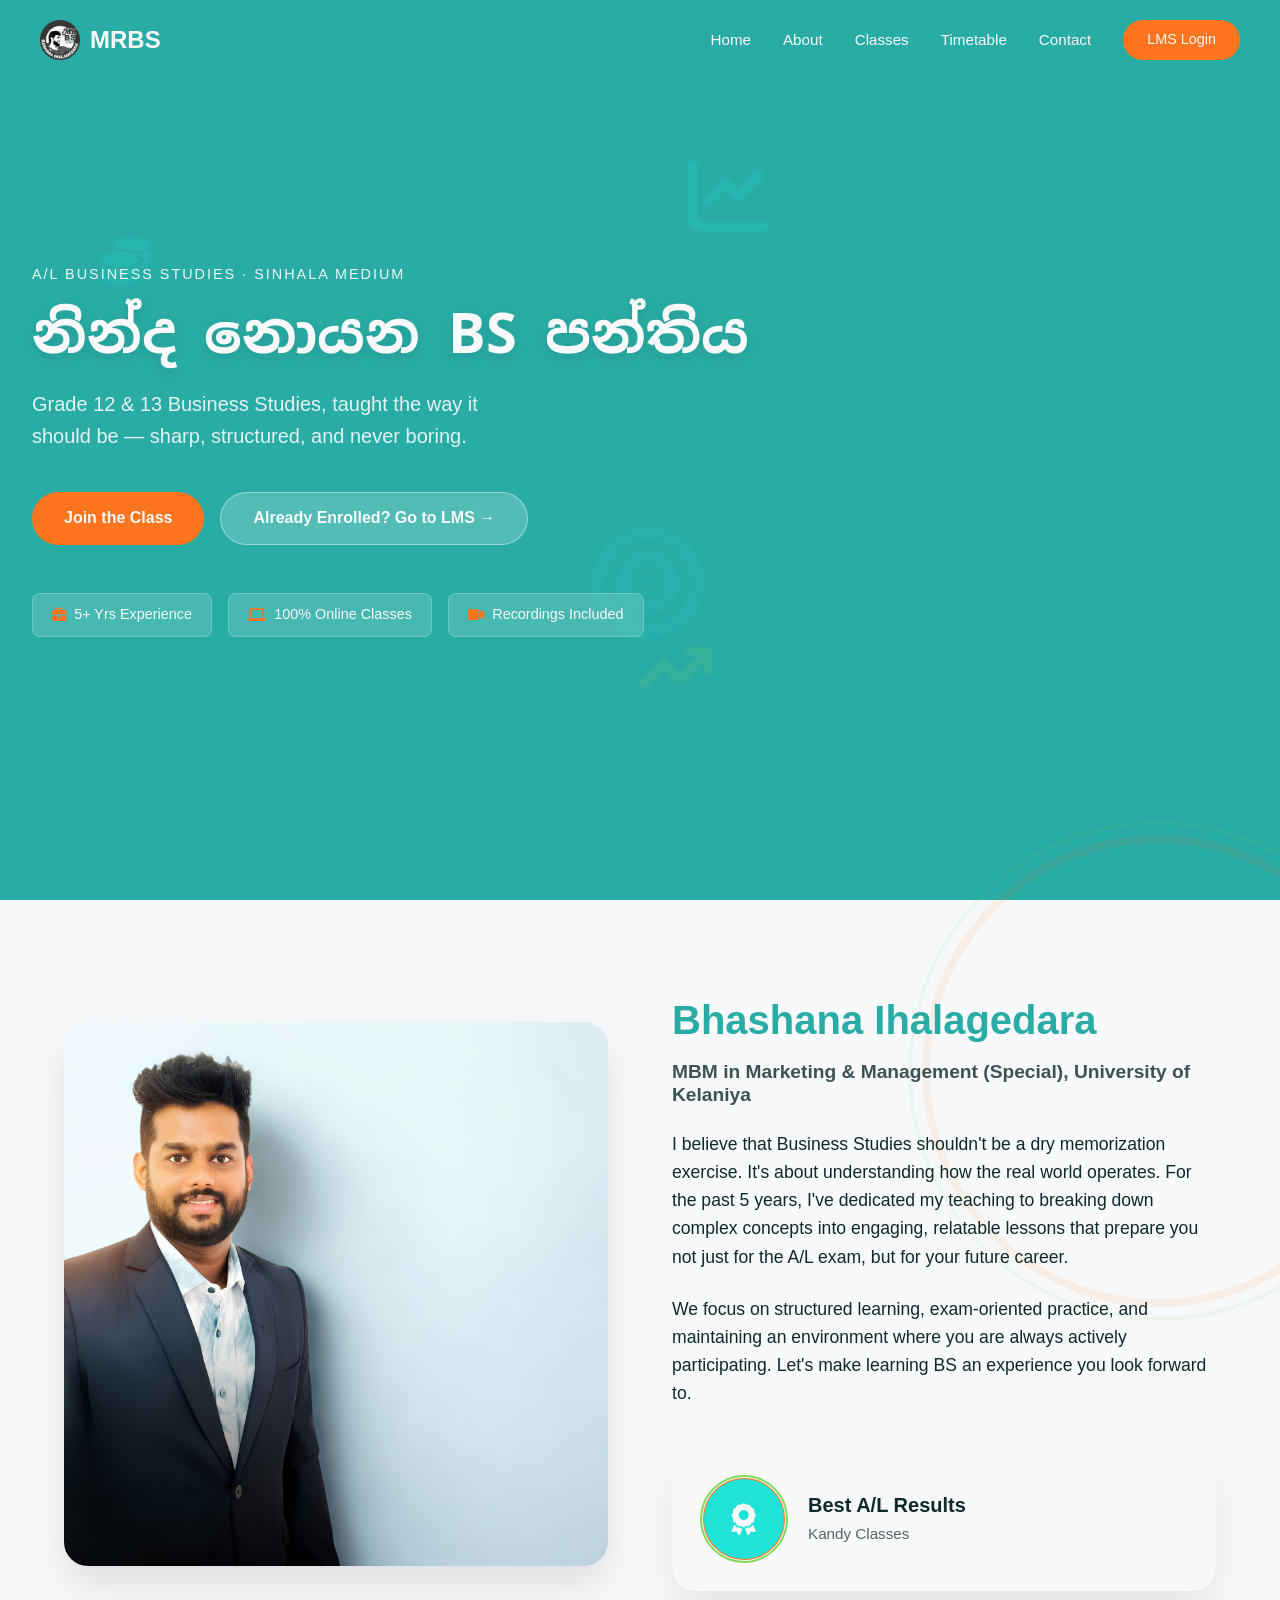
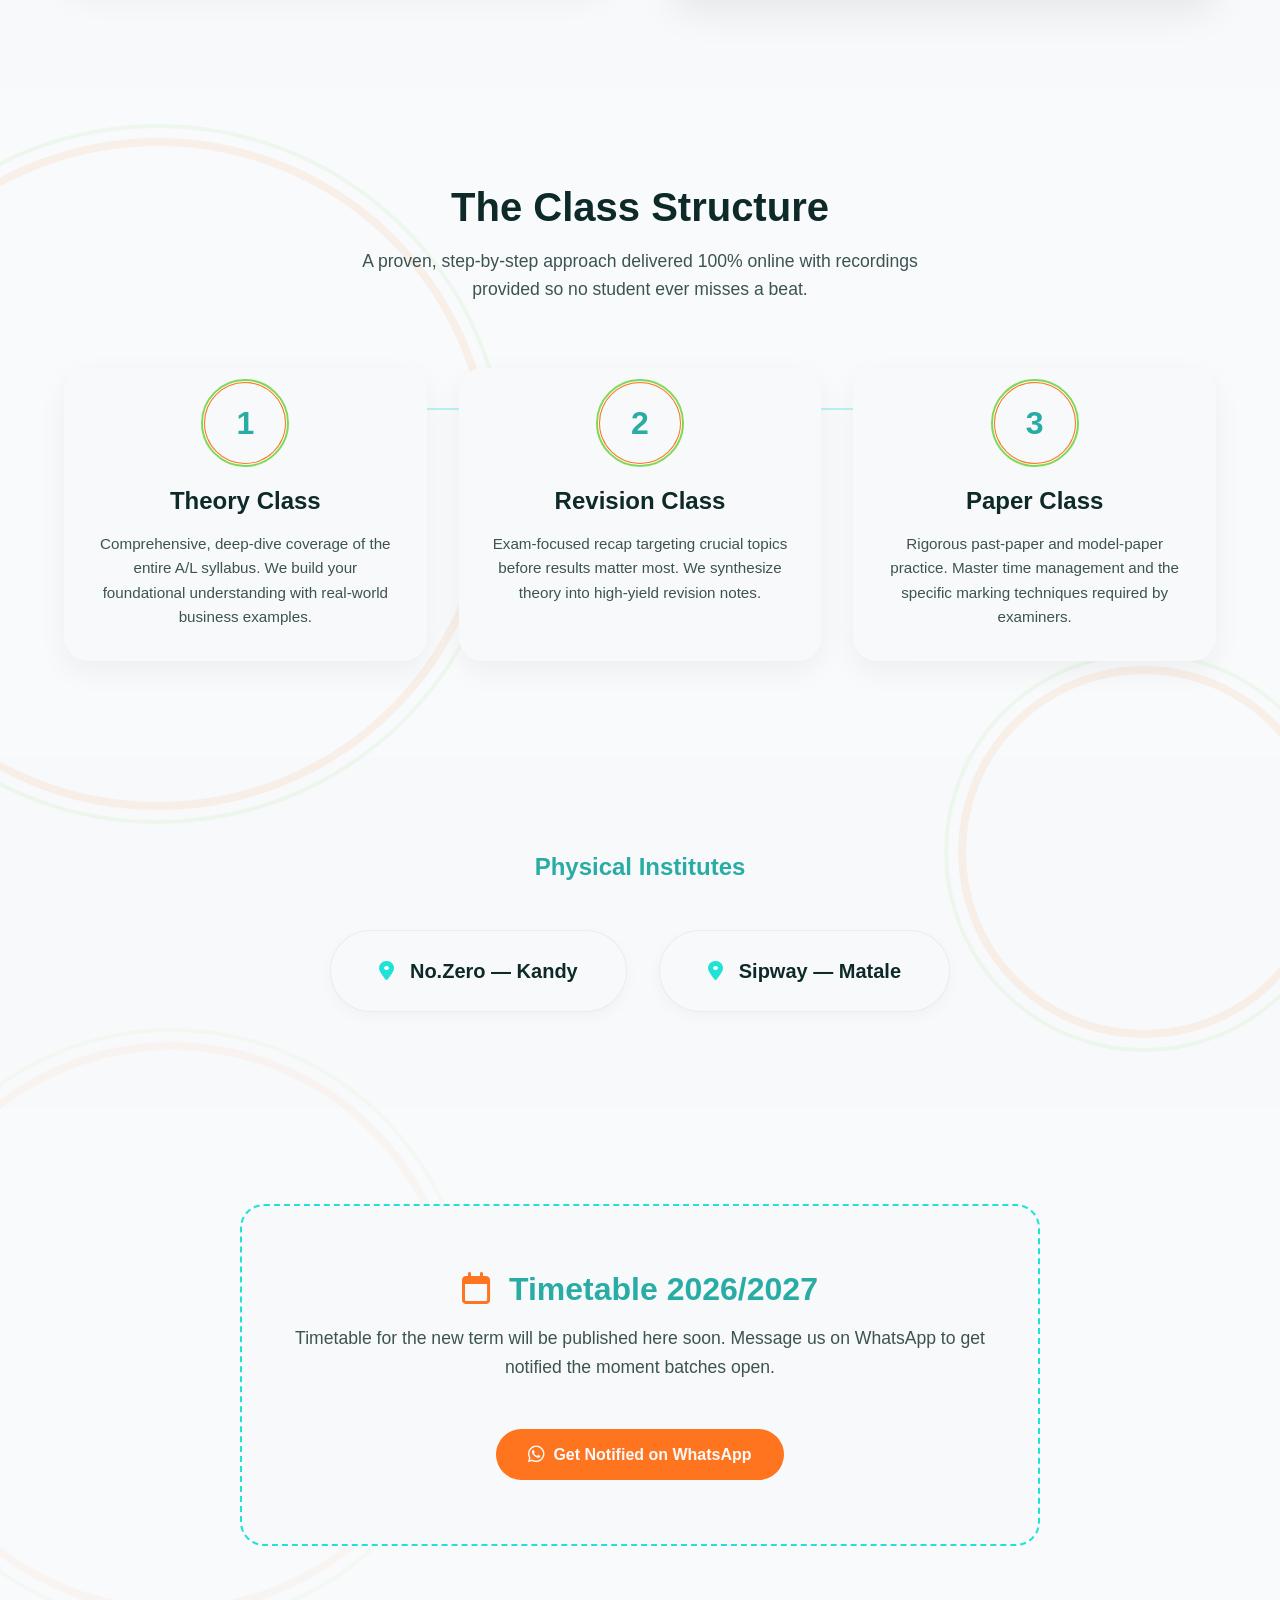
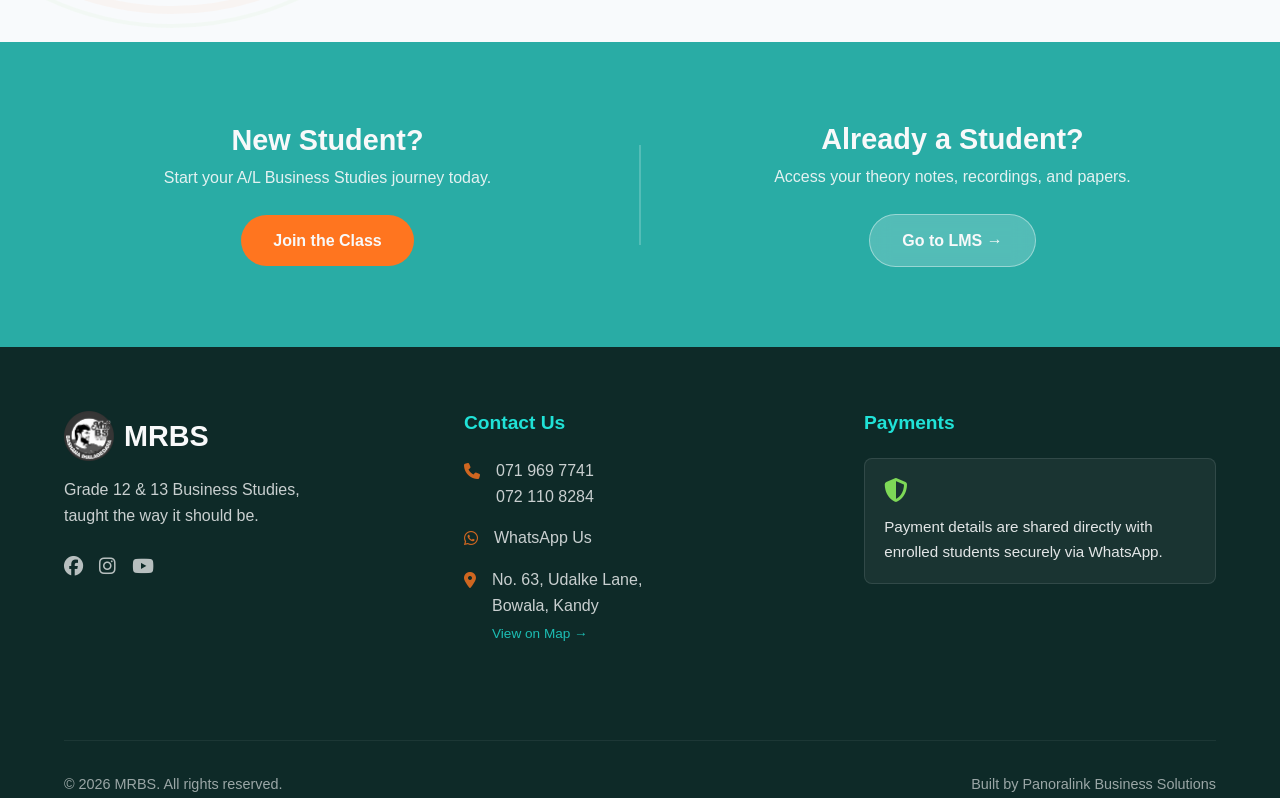
<file: index.html>
<!DOCTYPE html>
<html lang="en">
<head>
    <meta charset="UTF-8">
    <meta name="viewport" content="width=device-width, initial-scale=1.0">
    <title>MRBS | A/L Business Studies (Sinhala Medium)</title>
    <meta name="description" content="Grade 12 & 13 Business Studies taught by Bhashana Ihalagedara. The A/L BS class where nobody falls asleep. Join now!">
    
    <!-- Favicon -->
    <link rel="icon" type="image/png" href="assests/logo.png">

    <!-- Fonts -->
    <link rel="preconnect" href="https://fonts.googleapis.com">
    <link rel="preconnect" href="https://fonts.gstatic.com" crossorigin>
    <link href="https://fonts.googleapis.com/css2?family=Noto+Sans+Sinhala:wght@400;600;700&display=swap" rel="stylesheet">
    <link href="https://api.fontshare.com/v2/css?f[]=clash-display@600,700&f[]=general-sans@400,500,600&display=swap" rel="stylesheet">

    <!-- Icons -->
    <link rel="stylesheet" href="https://cdnjs.cloudflare.com/ajax/libs/font-awesome/6.4.0/css/all.min.css">

    <!-- Custom CSS -->
    <link rel="stylesheet" href="css/style.css">
</head>
<body>

    <!-- Navbar -->
    <nav class="navbar">
        <div class="nav-container">
            <a href="#" class="logo">
                <img src="assests/logo.png" alt="MRBS Logo">
                MRBS
            </a>
            <div class="nav-links">
                <a href="#home">Home</a>
                <a href="#about">About</a>
                <a href="#classes">Classes</a>
                <a href="#timetable">Timetable</a>
                <a href="#contact">Contact</a>
                <a href="https://lms.mrbs.lk" class="btn btn-primary" style="padding: 0.5rem 1.5rem; font-size: 0.9rem;">LMS Login</a>
            </div>
            <button class="menu-toggle" aria-label="Toggle Menu">
                <span></span>
                <span></span>
                <span></span>
            </button>
        </div>
    </nav>

    <!-- Hero Section -->
    <section id="home" class="hero">
        <video class="hero-video" autoplay muted playsinline>
            <!-- Poster removed as requested, using fallback CSS bg color instead -->
            <source src="assests/hero-background.mp4" type="video/mp4">
        </video>
        
        <!-- Interactive Business Elements -->
        <div class="parallax-el p-1"><i class="fa-solid fa-chart-line"></i></div>
        <div class="parallax-el p-2"><i class="fa-solid fa-bullseye"></i></div>
        <div class="parallax-el p-3"><i class="fa-solid fa-coins"></i></div>
        <div class="parallax-el p-4"><i class="fa-solid fa-arrow-trend-up"></i></div>

        <div class="hero-content">
            <div class="eyebrow">A/L BUSINESS STUDIES &middot; SINHALA MEDIUM</div>
            <h1 class="hero-title sinhala">නින්ද නොයන BS පන්තිය</h1>
            <p class="hero-subtitle">Grade 12 & 13 Business Studies, taught the way it should be &mdash; sharp, structured, and never boring.</p>
            
            <div class="hero-actions">
                <a href="#contact" class="btn btn-primary">Join the Class</a>
                <a href="https://lms.mrbs.lk" class="btn btn-secondary">Already Enrolled? Go to LMS &rarr;</a>
            </div>

            <div class="hero-stats">
                <div class="stat-card">
                    <i class="fa-solid fa-briefcase"></i> 5+ Yrs Experience
                </div>
                <div class="stat-card">
                    <i class="fa-solid fa-laptop"></i> 100% Online Classes
                </div>
                <div class="stat-card">
                    <i class="fa-solid fa-video"></i> Recordings Included
                </div>
            </div>
        </div>
    </section>

    <!-- About Section -->
    <section id="about" class="section">
        <div class="bg-ambient-ring about-ambient"></div>
        <div class="container about-grid">
            <!-- Left Side: Image -->
            <div class="about-image reveal">
                <img src="assests/about-section-img.png" alt="Bhashana Ihalagedara" style="border-radius: var(--radius-lg); box-shadow: 0 20px 40px rgba(0,0,0,0.1); width: 100%; height: auto; object-fit: cover;">
            </div>

            <!-- Right Side: Text & Badge -->
            <div class="about-info">
                <div class="about-content reveal" style="transition-delay: 0.2s;">
                    <h2>Bhashana Ihalagedara</h2>
                    <h3>MBM in Marketing & Management (Special), University of Kelaniya</h3>
                    <p>I believe that Business Studies shouldn't be a dry memorization exercise. It's about understanding how the real world operates. For the past 5 years, I've dedicated my teaching to breaking down complex concepts into engaging, relatable lessons that prepare you not just for the A/L exam, but for your future career.</p>
                    <p>We focus on structured learning, exam-oriented practice, and maintaining an environment where you are always actively participating. Let's make learning BS an experience you look forward to.</p>
                </div>
                
                <div class="about-badge reveal" style="transition-delay: 0.4s; margin-top: 2.5rem;">
                    <div class="result-ring">
                        <div class="result-ring-content">
                            <i class="fa-solid fa-award"></i>
                        </div>
                    </div>
                    <div class="badge-text">
                        <h4>Best A/L Results</h4>
                        <p>Kandy Classes</p>
                    </div>
                </div>
            </div>
        </div>
    </section>

    <!-- Why This Class Section -->
    <section id="classes" class="section bg-light">
        <div class="bg-ambient-ring classes-ambient"></div>
        <div class="container">
            <div class="section-header reveal">
                <h2>The Class Structure</h2>
                <p>A proven, step-by-step approach delivered 100% online with recordings provided so no student ever misses a beat.</p>
            </div>

            <div class="sequence-grid">
                <!-- Step 1 -->
                <div class="sequence-card reveal">
                    <div class="sequence-num result-ring">
                        <div class="result-ring-content">1</div>
                    </div>
                    <h3>Theory Class</h3>
                    <p>Comprehensive, deep-dive coverage of the entire A/L syllabus. We build your foundational understanding with real-world business examples.</p>
                </div>
                
                <!-- Step 2 -->
                <div class="sequence-card reveal" style="transition-delay: 0.2s;">
                    <div class="sequence-num result-ring">
                        <div class="result-ring-content">2</div>
                    </div>
                    <h3>Revision Class</h3>
                    <p>Exam-focused recap targeting crucial topics before results matter most. We synthesize theory into high-yield revision notes.</p>
                </div>

                <!-- Step 3 -->
                <div class="sequence-card reveal" style="transition-delay: 0.4s;">
                    <div class="sequence-num result-ring">
                        <div class="result-ring-content">3</div>
                    </div>
                    <h3>Paper Class</h3>
                    <p>Rigorous past-paper and model-paper practice. Master time management and the specific marking techniques required by examiners.</p>
                </div>
            </div>
        </div>
    </section>

    <!-- Institutes Section -->
    <section class="section">
        <div class="bg-ambient-ring institutes-ambient"></div>
        <div class="container text-center reveal">
            <h2 style="margin-bottom: 3rem; color: var(--teal-deep);">Physical Institutes</h2>
            <div class="institutes-row">
                <div class="institute-badge">
                    <i class="fa-solid fa-location-dot"></i> No.Zero &mdash; Kandy
                </div>
                <div class="institute-badge">
                    <i class="fa-solid fa-location-dot"></i> Sipway &mdash; Matale
                </div>
            </div>
        </div>
    </section>

    <!-- Timetable Placeholder Section -->
    <section id="timetable" class="section bg-light">
        <div class="bg-ambient-ring timetable-ambient"></div>
        <div class="container reveal">
            <div class="timetable-placeholder">
                <h3 style="color: var(--teal-deep);"><i class="fa-regular fa-calendar" style="color: var(--orange); margin-right: 10px;"></i> Timetable 2026/2027</h3>
                <p>Timetable for the new term will be published here soon. Message us on WhatsApp to get notified the moment batches open.</p>
                <a href="#contact" class="btn btn-primary" style="margin-top: 1rem;"><i class="fa-brands fa-whatsapp" style="margin-right: 8px; font-size: 1.2rem;"></i> Get Notified on WhatsApp</a>
            </div>
        </div>
    </section>

    <!-- LMS Access Band -->
    <section class="lms-band">
        <div class="container lms-grid reveal">
            <div class="lms-path">
                <h3>New Student?</h3>
                <p>Start your A/L Business Studies journey today.</p>
                <a href="#contact" class="btn btn-primary">Join the Class</a>
            </div>
            
            <div class="lms-divider"></div>
            
            <div class="lms-path">
                <h3>Already a Student?</h3>
                <p>Access your theory notes, recordings, and papers.</p>
                <a href="https://lms.mrbs.lk" class="btn btn-secondary">Go to LMS &rarr;</a>
            </div>
        </div>
    </section>

    <!-- Footer / Contact -->
    <footer id="contact" class="footer">
        <div class="container">
            <div class="footer-grid reveal">
                <!-- Col 1: Brand -->
                <div class="footer-col">
                    <div style="display: flex; align-items: center; gap: 10px; font-family: var(--font-en-display); font-weight: 700; font-size: 1.8rem; margin-bottom: 1rem; color: var(--white);">
                        <img src="assests/logo.png" alt="MRBS Logo" style="height: 50px; width: auto;">
                        MRBS
                    </div>
                    <p style="opacity: 0.8; margin-bottom: 1.5rem; max-width: 250px;">Grade 12 & 13 Business Studies, taught the way it should be.</p>
                    <div style="display: flex; gap: 1rem; font-size: 1.2rem;">
                        <!-- Social Placeholders -->
                        <a href="#" aria-label="Facebook"><i class="fa-brands fa-facebook" style="color: rgba(255,255,255,0.7); transition: color 0.3s;"></i></a>
                        <a href="#" aria-label="Instagram"><i class="fa-brands fa-instagram" style="color: rgba(255,255,255,0.7); transition: color 0.3s;"></i></a>
                        <a href="#" aria-label="YouTube"><i class="fa-brands fa-youtube" style="color: rgba(255,255,255,0.7); transition: color 0.3s;"></i></a>
                    </div>
                </div>

                <!-- Col 2: Contact -->
                <div class="footer-col">
                    <h4>Contact Us</h4>
                    <ul class="footer-contact">
                        <li>
                            <i class="fa-solid fa-phone"></i>
                            <div>
                                <a href="tel:0719697741">071 969 7741</a><br>
                                <a href="tel:0721108284">072 110 8284</a>
                            </div>
                        </li>
                        <li>
                            <i class="fa-brands fa-whatsapp"></i>
                            <div>
                                <a href="https://wa.me/94719697741">WhatsApp Us</a>
                            </div>
                        </li>
                        <li>
                            <i class="fa-solid fa-location-dot"></i>
                            <div>
                                No. 63, Udalke Lane, <br>Bowala, Kandy<br>
                                <a href="#" style="color: var(--teal-bright); font-size: 0.85rem; margin-top: 5px; display: inline-block;">View on Map &rarr;</a>
                            </div>
                        </li>
                    </ul>
                </div>

                <!-- Col 3: Payment Info -->
                <div class="footer-col">
                    <h4>Payments</h4>
                    <div style="background: rgba(255,255,255,0.05); border: 1px solid rgba(255,255,255,0.1); padding: 1.2rem; border-radius: var(--radius-sm);">
                        <i class="fa-solid fa-shield-halved" style="color: var(--green); font-size: 1.5rem; margin-bottom: 0.8rem;"></i>
                        <p style="font-size: 0.95rem; opacity: 0.9; margin: 0;">Payment details are shared directly with enrolled students securely via WhatsApp.</p>
                    </div>
                </div>
            </div>

            <div class="footer-bottom reveal" style="transition-delay: 0.2s;">
                <p>&copy; 2026 MRBS. All rights reserved.</p>
                <p>Built by Panoralink Business Solutions</p>
            </div>
        </div>
    </footer>

    <!-- Custom JS -->
    <script src="js/script.js"></script>
</body>
</html>
</file>
<file: css/style.css>
/* 
  ========================================
  MRBS Landing Page CSS
  ======================================== 
*/

:root {
  /* Color Palette */
  --teal-bright: #20e2d7;
  --teal-deep:   #29aca5;
  --white:       #f8f9fa;
  --orange:      #ff751f;
  --green:       #7ed957;
  --ink:         #0e2a28;

  /* Fonts */
  --font-en-display: 'Clash Display', sans-serif;
  --font-en-body: 'General Sans', sans-serif;
  --font-sinhala: 'Noto Sans Sinhala', sans-serif;

  /* Layout / Spacing */
  --max-width: 1200px;
  --nav-height: 80px;
  
  /* Radii */
  --radius-sm: 8px;
  --radius-md: 16px;
  --radius-lg: 24px;
  --radius-pill: 50px;
}

/* ========================================
   Reset & Base Styles
   ======================================== */
*, *::before, *::after {
  box-sizing: border-box;
  margin: 0;
  padding: 0;
}

html {
  scroll-behavior: smooth;
  font-size: 16px;
}

body {
  font-family: var(--font-en-body);
  color: var(--ink);
  background-color: var(--white);
  line-height: 1.6;
  overflow-x: hidden;
}

h1, h2, h3, h4, h5, h6 {
  font-family: var(--font-en-display);
  font-weight: 600;
  line-height: 1.2;
}

/* Sinhala Text Handling */
.sinhala {
  font-family: var(--font-sinhala);
  font-size: 1.1em; /* Bump Sinhala slightly for readability */
}
h1.sinhala, h2.sinhala, h3.sinhala {
  font-family: var(--font-sinhala);
  font-weight: 700;
}

a {
  text-decoration: none;
  color: inherit;
  transition: all 0.3s ease;
}

img, video {
  max-width: 100%;
  display: block;
}

ul {
  list-style: none;
}

/* ========================================
   Utilities
   ======================================== */
.container {
  width: 100%;
  max-width: var(--max-width);
  margin: 0 auto;
  padding: 0 1.5rem;
}

.text-center {
  text-align: center;
}

.gradient-bg {
  background: linear-gradient(180deg, var(--teal-bright) 0%, var(--teal-deep) 100%);
  color: var(--white);
}

.btn {
  display: inline-flex;
  align-items: center;
  justify-content: center;
  padding: 0.8rem 2rem;
  border-radius: var(--radius-pill);
  font-weight: 600;
  font-family: var(--font-en-body);
  cursor: pointer;
  border: none;
  transition: transform 0.2s ease, box-shadow 0.2s ease, background 0.3s ease;
}

.btn:hover, .btn:focus-visible {
  transform: translateY(-2px);
  box-shadow: 0 4px 12px rgba(0, 0, 0, 0.15);
  outline: 2px solid var(--ink);
  outline-offset: 2px;
}

.btn-primary {
  background-color: var(--orange);
  color: var(--white);
}

.btn-secondary {
  background-color: rgba(255, 255, 255, 0.2);
  color: var(--white);
  backdrop-filter: blur(10px);
  border: 1px solid rgba(255, 255, 255, 0.4);
}
.btn-secondary:hover {
  background-color: rgba(255,255,255, 0.3);
}

/* Focus States (Accessibility) */
a:focus-visible, button:focus-visible, input:focus-visible {
  outline: 2px solid var(--orange);
  outline-offset: 4px;
}

/* ========================================
   Signature Motif: Result Ring
   ======================================== */
.result-ring {
  position: relative;
  display: inline-flex;
  align-items: center;
  justify-content: center;
  border-radius: 50%;
  background: var(--white);
}

/* The actual border trick for the two-tone ring */
.result-ring::before {
  content: '';
  position: absolute;
  inset: -4px;
  border-radius: 50%;
  border: 2px solid var(--green); /* Outer hairline */
  z-index: 0;
}
.result-ring::after {
  content: '';
  position: absolute;
  inset: -1px;
  border-radius: 50%;
  border: 3px solid var(--orange); /* Inner ring */
  z-index: 1;
}
.result-ring-content {
  position: relative;
  z-index: 2;
  border-radius: 50%;
  overflow: hidden;
  display: flex;
  align-items: center;
  justify-content: center;
  background: var(--white);
  width: 100%;
  height: 100%;
}

/* Ambient Background Ring (For About section) */
.bg-ambient-ring {
  position: absolute;
  width: 500px;
  height: 500px;
  border-radius: 50%;
  border: 4px solid var(--green);
  opacity: 0.08;
  pointer-events: none;
  animation: slowSpin 30s linear infinite;
  z-index: 0;
}
.bg-ambient-ring::before {
  content: '';
  position: absolute;
  inset: 10px;
  border-radius: 50%;
  border: 8px solid var(--orange);
}

@keyframes slowSpin {
  from { transform: rotate(0deg); }
  to { transform: rotate(360deg); }
}

@media (prefers-reduced-motion: reduce) {
  .bg-ambient-ring {
    animation: none;
  }
}

/* Fade in Animation */
.reveal {
  opacity: 0;
  transform: translateY(30px);
  transition: opacity 0.8s ease-out, transform 0.8s ease-out;
}
.reveal.active {
  opacity: 1;
  transform: translateY(0);
}

/* ========================================
   Navbar
   ======================================== */
.navbar {
  position: fixed;
  top: 0;
  left: 0;
  width: 100%;
  height: var(--nav-height);
  z-index: 1000;
  display: flex;
  align-items: center;
  transition: background-color 0.3s ease, box-shadow 0.3s ease;
  padding: 0 2rem;
}

.navbar.scrolled {
  background-color: rgba(255, 255, 255, 0.9);
  backdrop-filter: blur(12px);
  box-shadow: 0 4px 20px rgba(0,0,0,0.05);
}
.navbar.scrolled .nav-links a {
  color: var(--ink);
}

.nav-container {
  display: flex;
  justify-content: space-between;
  align-items: center;
  width: 100%;
  max-width: var(--max-width);
  margin: 0 auto;
}

.logo img {
  height: 40px;
  width: auto;
}
.logo {
  display: flex;
  align-items: center;
  gap: 10px;
  font-family: var(--font-en-display);
  font-weight: 700;
  font-size: 1.5rem;
  color: var(--white);
  transition: color 0.3s ease;
}
.navbar.scrolled .logo {
  color: var(--teal-deep);
}

.nav-links {
  display: flex;
  align-items: center;
  gap: 2rem;
}

.nav-links a {
  color: var(--white);
  font-weight: 500;
  font-size: 0.95rem;
}
.nav-links a:hover {
  color: var(--orange);
}
.navbar.scrolled .nav-links a:hover {
  color: var(--teal-bright);
}

/* Mobile Menu Toggle */
.menu-toggle {
  display: none;
  flex-direction: column;
  gap: 5px;
  cursor: pointer;
  background: none;
  border: none;
}
.menu-toggle span {
  width: 25px;
  height: 3px;
  background-color: var(--white);
  transition: all 0.3s ease;
}
.navbar.scrolled .menu-toggle span {
  background-color: var(--ink);
}

@media (max-width: 992px) {
  .nav-links {
    position: absolute;
    top: var(--nav-height);
    left: 0;
    width: 100%;
    background: var(--white);
    flex-direction: column;
    padding: 2rem;
    gap: 1.5rem;
    box-shadow: 0 10px 20px rgba(0,0,0,0.1);
    transform: translateY(-150%);
    opacity: 0;
    transition: all 0.4s ease;
    pointer-events: none;
  }
  .nav-links.active {
    transform: translateY(0);
    opacity: 1;
    pointer-events: auto;
  }
  .nav-links a {
    color: var(--ink) !important;
    font-size: 1.1rem;
  }
  .menu-toggle {
    display: flex;
  }
}

/* ========================================
   Hero Section
   ======================================== */
.hero {
  position: relative;
  width: 100%;
  height: 100vh;
  min-height: 600px;
  overflow: hidden;
  display: flex;
  align-items: center;
  background: var(--teal-deep); /* Fallback */
}

.hero-video {
  position: absolute;
  top: 0;
  left: 0;
  width: 100%;
  height: 100%;
  object-fit: cover;
  object-position: center 25%;
  z-index: 1;
}

/* Interactive Parallax Business Elements */
.parallax-el {
  position: absolute;
  color: var(--teal-bright);
  opacity: 0.2;
  z-index: 2;
  pointer-events: none;
  transition: transform 0.1s ease-out;
}
.parallax-el.p-1 { top: 15%; right: 40%; font-size: 5rem; }
.parallax-el.p-2 { bottom: 25%; right: 45%; font-size: 7rem; opacity: 0.1; }
.parallax-el.p-3 { top: 25%; left: 8%; font-size: 3rem; }
.parallax-el.p-4 { bottom: 20%; left: 50%; font-size: 4rem; color: var(--green); opacity: 0.15; }

.hero-content {
  position: relative;
  z-index: 2;
  width: 55%;
  padding-left: 2rem;
  color: var(--white);
  
  /* Initial state for animation */
  opacity: 0;
  transform: translateX(-30px);
  transition: opacity 0.8s ease-out, transform 0.8s ease-out;
}
.hero-content.loaded {
  opacity: 1;
  transform: translateX(0);
}

.eyebrow {
  font-family: var(--font-en-display);
  font-size: 0.9rem;
  letter-spacing: 2px;
  text-transform: uppercase;
  margin-bottom: 1rem;
  color: rgba(255,255,255,0.9);
}

.hero-title {
  font-size: 3.5rem;
  line-height: 1.1;
  margin-bottom: 1.5rem;
  text-shadow: 0 4px 12px rgba(0,0,0,0.1);
  white-space: nowrap;
}

.hero-subtitle {
  font-size: 1.25rem;
  margin-bottom: 2.5rem;
  opacity: 0.9;
  max-width: 500px;
}

.hero-actions {
  display: flex;
  gap: 1rem;
  margin-bottom: 3rem;
  flex-wrap: wrap;
}

.hero-stats {
  display: flex;
  gap: 1rem;
  flex-wrap: wrap;
}

.stat-card {
  background: rgba(255, 255, 255, 0.15);
  backdrop-filter: blur(10px);
  border: 1px solid rgba(255, 255, 255, 0.2);
  padding: 0.6rem 1.2rem;
  border-radius: var(--radius-sm);
  display: flex;
  align-items: center;
  gap: 0.5rem;
  font-size: 0.9rem;
  font-weight: 500;
}
.stat-card i {
  color: var(--orange);
}

/* Mobile Hero Restructure (Critical Requirement) */
@media (max-width: 768px) {
  .hero {
    height: auto;
    min-height: auto;
    flex-direction: column;
    display: block; /* reset flex to allow natural stacking */
  }
  
  .hero-video {
    position: relative;
    height: 45vh;
    object-position: right 30%; /* Keep subject in frame, shifted down */
  }
  
  .hero-content {
    position: relative;
    width: 100%;
    padding: 3rem 1.5rem;
    background: linear-gradient(180deg, var(--teal-bright) 0%, var(--teal-deep) 100%);
    opacity: 1; /* reset for mobile */
    transform: none;
  }
  
  .hero-title {
    font-size: 2.2rem;
  }
}

/* ========================================
   About Section
   ======================================== */
.section {
  padding: 6rem 0;
  position: relative;
}

.about-grid {
  display: grid;
  grid-template-columns: 1fr 1fr;
  gap: 4rem;
  align-items: center;
  position: relative;
  z-index: 1;
}

.about-content h2 {
  font-size: 2.5rem;
  margin-bottom: 1rem;
  color: var(--teal-deep);
}
.about-content h3 {
  font-size: 1.2rem;
  color: var(--ink);
  opacity: 0.8;
  margin-bottom: 1.5rem;
}
.about-content p {
  margin-bottom: 1.5rem;
  font-size: 1.1rem;
}

@keyframes subtlePulse {
  0% { transform: scale(1); box-shadow: 0 20px 40px rgba(0,0,0,0.08); }
  50% { transform: scale(1.02); box-shadow: 0 25px 50px rgba(41,172,165,0.2); }
  100% { transform: scale(1); box-shadow: 0 20px 40px rgba(0,0,0,0.08); }
}

.about-badge {
  background: var(--white);
  padding: 2rem;
  border-radius: var(--radius-lg);
  box-shadow: 0 20px 40px rgba(0,0,0,0.08);
  display: flex;
  align-items: center;
  gap: 1.5rem;
  animation: subtlePulse 4s infinite ease-in-out;
}
.about-badge .result-ring {
  width: 80px;
  height: 80px;
  flex-shrink: 0;
}
.about-badge .result-ring-content {
  background: var(--teal-bright);
  color: var(--white);
  font-size: 2rem;
}
.badge-text h4 {
  font-size: 1.25rem;
  margin-bottom: 0.3rem;
}
.badge-text p {
  font-size: 0.95rem;
  opacity: 0.7;
}

.about-ambient {
  top: -10%;
  right: -10%;
}
.classes-ambient {
  bottom: -10%;
  left: -15%;
  width: 700px;
  height: 700px;
}
.institutes-ambient {
  top: -30%;
  right: -5%;
  width: 400px;
  height: 400px;
}
.timetable-ambient {
  top: -15%;
  left: -10%;
  width: 600px;
  height: 600px;
  opacity: 0.04;
}

@media (max-width: 992px) {
  .about-grid {
    grid-template-columns: 1fr;
    gap: 2rem;
  }
}

/* ========================================
   Why This Class (Sequence)
   ======================================== */
.bg-light {
  background-color: #f8fafc;
}

.section-header {
  text-align: center;
  margin-bottom: 4rem;
}
.section-header h2 {
  font-size: 2.5rem;
  margin-bottom: 1rem;
}
.section-header p {
  font-size: 1.1rem;
  max-width: 600px;
  margin: 0 auto;
  opacity: 0.8;
}

.sequence-grid {
  display: grid;
  grid-template-columns: repeat(3, 1fr);
  gap: 2rem;
  position: relative;
}

/* Connecting line */
.sequence-grid::before {
  content: '';
  position: absolute;
  top: 40px;
  left: 10%;
  right: 10%;
  height: 2px;
  background: var(--teal-bright);
  z-index: 0;
  opacity: 0.3;
}

.sequence-card {
  position: relative;
  z-index: 1;
  background: var(--white);
  padding: 3rem 2rem 2rem;
  border-radius: var(--radius-lg);
  box-shadow: 0 10px 30px rgba(0,0,0,0.05);
  text-align: center;
  transition: transform 0.3s ease;
  overflow: hidden;
}
/* Business Growth Bar Hover Effect */
.sequence-card::after {
  content: '';
  position: absolute;
  bottom: 0;
  left: 0;
  width: 0%;
  height: 4px;
  background: var(--orange);
  transition: width 0.5s cubic-bezier(0.25, 1, 0.5, 1);
}
.sequence-card:hover::after {
  width: 100%;
}
.sequence-card:hover {
  transform: translateY(-10px);
}

.sequence-num {
  width: 80px;
  height: 80px;
  margin: -5rem auto 1.5rem;
}
.sequence-num .result-ring-content {
  background: var(--white);
  font-family: var(--font-en-display);
  font-weight: 700;
  font-size: 2rem;
  color: var(--teal-deep);
}

.sequence-card h3 {
  font-size: 1.5rem;
  margin-bottom: 1rem;
}
.sequence-card p {
  font-size: 0.95rem;
  opacity: 0.8;
}

@media (max-width: 992px) {
  .sequence-grid {
    grid-template-columns: 1fr;
    gap: 4rem;
  }
  .sequence-grid::before {
    display: none;
  }
  .sequence-card {
    padding-top: 3.5rem;
  }
}

/* ========================================
   Institutes
   ======================================== */
.institutes-row {
  display: flex;
  justify-content: center;
  gap: 2rem;
  flex-wrap: wrap;
}

.institute-badge {
  background: var(--white);
  border: 1px solid rgba(0,0,0,0.05);
  padding: 1.5rem 3rem;
  border-radius: var(--radius-pill);
  display: flex;
  align-items: center;
  gap: 1rem;
  font-family: var(--font-en-display);
  font-size: 1.25rem;
  font-weight: 600;
  box-shadow: 0 5px 15px rgba(0,0,0,0.03);
}
.institute-badge i {
  color: var(--teal-bright);
}

/* ========================================
   Timetable Placeholder
   ======================================== */
.timetable-placeholder {
  background: var(--white);
  border: 2px dashed var(--teal-bright);
  border-radius: var(--radius-lg);
  padding: 4rem 2rem;
  text-align: center;
  max-width: 800px;
  margin: 0 auto;
}
.timetable-placeholder h3 {
  font-size: 2rem;
  margin-bottom: 1rem;
}
.timetable-placeholder p {
  font-size: 1.1rem;
  margin-bottom: 2rem;
  opacity: 0.8;
}

/* ========================================
   LMS Access Band
   ======================================== */
.lms-band {
  background: var(--teal-deep);
  color: var(--white);
  padding: 5rem 0;
}

.lms-grid {
  display: grid;
  grid-template-columns: 1fr auto 1fr;
  align-items: center;
  gap: 3rem;
  text-align: center;
}

.lms-divider {
  width: 2px;
  height: 100px;
  background: rgba(255,255,255,0.2);
}

.lms-path h3 {
  font-size: 1.8rem;
  margin-bottom: 0.5rem;
}
.lms-path p {
  margin-bottom: 1.5rem;
  opacity: 0.9;
}

@media (max-width: 768px) {
  .lms-grid {
    grid-template-columns: 1fr;
    gap: 2rem;
  }
  .lms-divider {
    width: 100px;
    height: 2px;
    margin: 0 auto;
  }
}

/* ========================================
   Footer
   ======================================== */
.footer {
  background: var(--ink);
  color: var(--white);
  padding: 4rem 0 2rem;
}

.footer-grid {
  display: grid;
  grid-template-columns: 1fr 1fr 1fr;
  gap: 3rem;
  margin-bottom: 3rem;
}

.footer-col h4 {
  font-family: var(--font-en-display);
  font-size: 1.2rem;
  margin-bottom: 1.5rem;
  color: var(--teal-bright);
}

.footer-contact li {
  display: flex;
  gap: 1rem;
  margin-bottom: 1rem;
  opacity: 0.8;
}
.footer-contact i {
  margin-top: 5px;
  color: var(--orange);
}
.footer-contact a:hover {
  color: var(--teal-bright);
}

.footer-bottom {
  border-top: 1px solid rgba(255,255,255,0.1);
  padding-top: 2rem;
  display: flex;
  justify-content: space-between;
  align-items: center;
  font-size: 0.9rem;
  opacity: 0.6;
}

.footer-mark {
  width: 40px;
  height: 40px;
}
.footer-mark .result-ring-content {
  background: var(--ink);
}

@media (max-width: 768px) {
  .footer-grid {
    grid-template-columns: 1fr;
  }
  .footer-bottom {
    flex-direction: column;
    gap: 1rem;
    text-align: center;
  }
}
</file>
